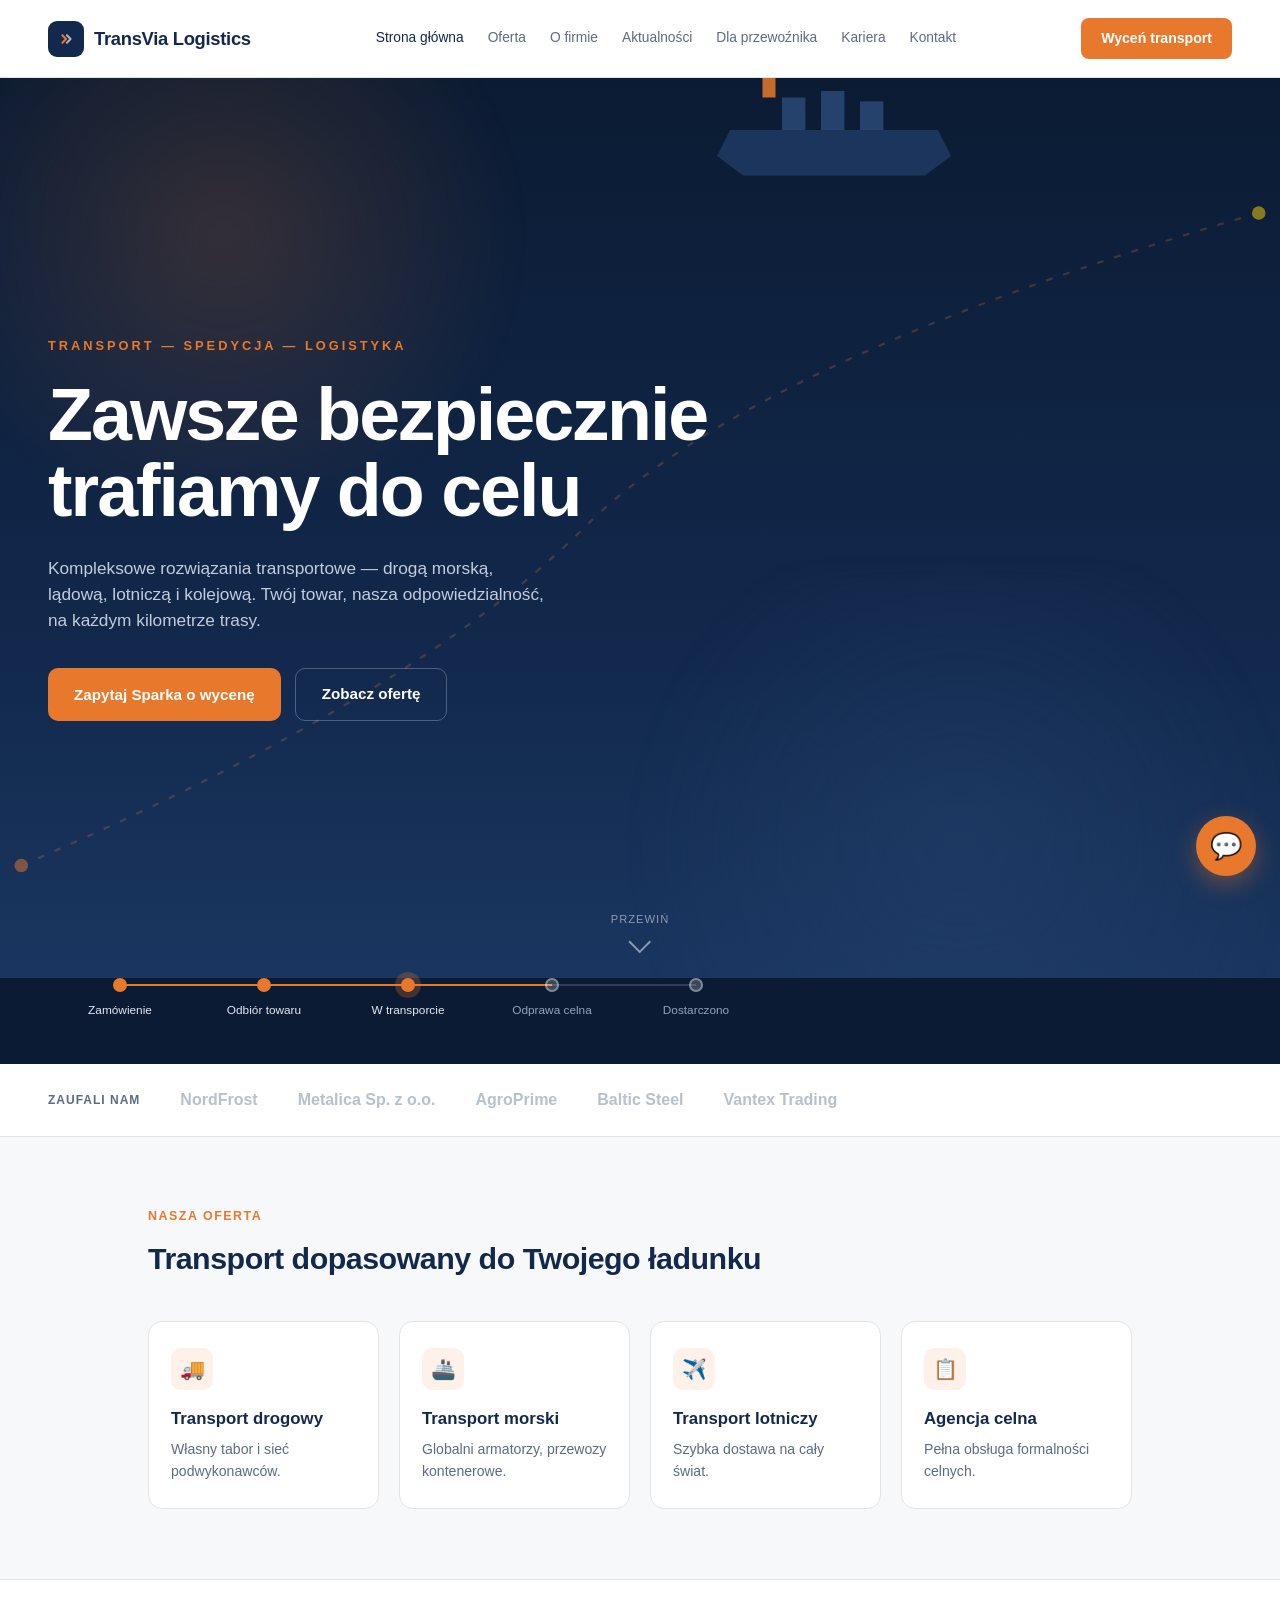
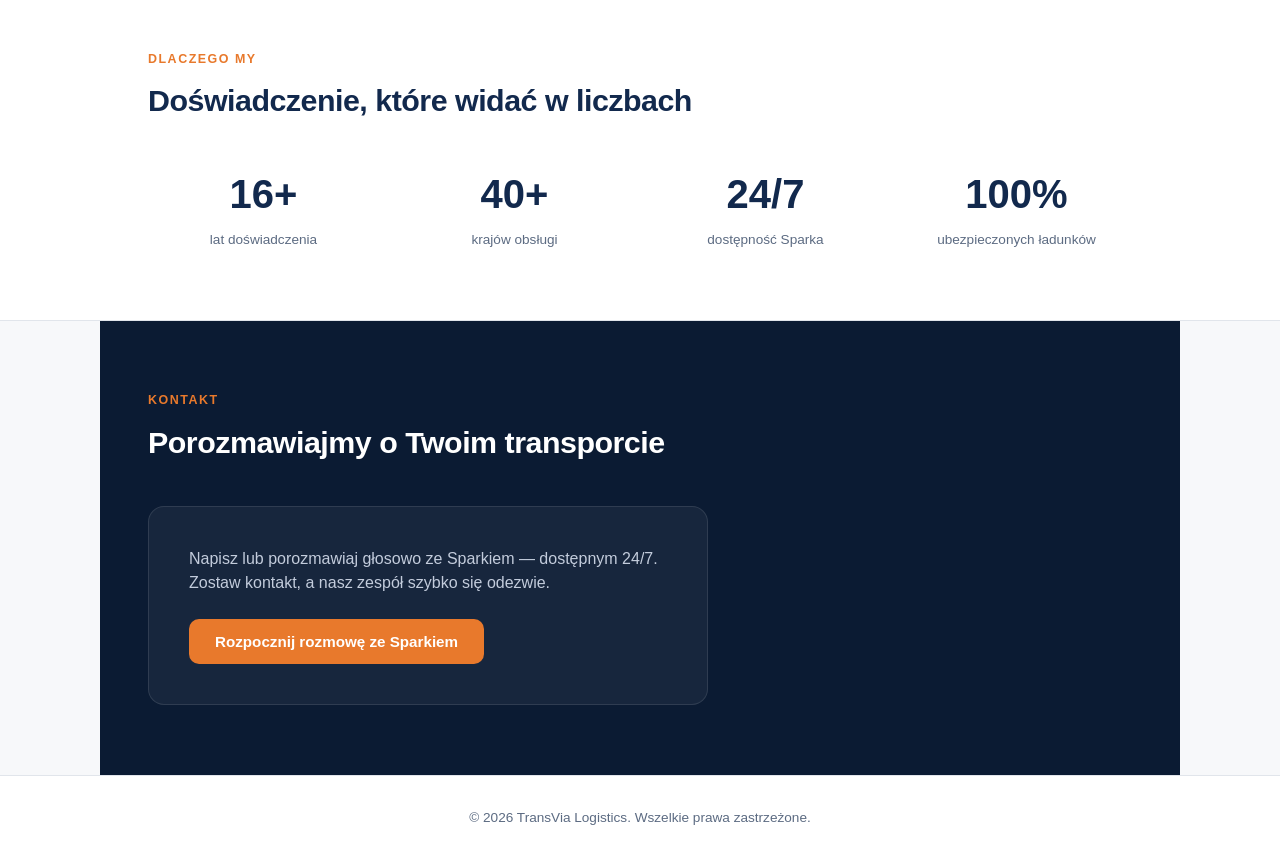
<file: index.html>
<!DOCTYPE html>
<html lang="pl">
<head>
<meta charset="UTF-8">
<meta name="viewport" content="width=device-width, initial-scale=1.0">
<title>TransVia Logistics — Transport i spedycja</title>
<link rel="icon" href="data:image/svg+xml,<svg xmlns=%22http://www.w3.org/2000/svg%22 viewBox=%220 0 24 24%22><rect width=%2224%22 height=%2224%22 rx=%226%22 fill=%22%2312294D%22/><path d=%22M8 8L12 12L8 16%22 stroke=%22%23E8792C%22 stroke-width=%222.2%22 stroke-linecap=%22round%22 stroke-linejoin=%22round%22 fill=%22none%22/><path d=%22M13 8L17 12L13 16%22 stroke=%22%23F2F2F2%22 stroke-width=%222.2%22 stroke-linecap=%22round%22 stroke-linejoin=%22round%22 fill=%22none%22 opacity=%220.7%22/></svg>">
<link rel="stylesheet" href="styles.css">
<style>
  .parallax-hero {
    position: relative; height: 100vh; min-height: 620px; overflow: hidden;
    background: linear-gradient(180deg, #0B1B33 0%, #12294D 65%, #1A3660 100%);
  }
  .px-layer { position: absolute; inset: 0; will-change: transform; }

  .glow-a { position: absolute; top: -10%; left: -10%; width: 55%; height: 55%; background: radial-gradient(circle, rgba(232,121,44,0.18), transparent 70%); filter: blur(10px); }
  .glow-b { position: absolute; bottom: -15%; right: -5%; width: 60%; height: 60%; background: radial-gradient(circle, rgba(42,74,120,0.35), transparent 70%); filter: blur(10px); }

  .px-route { position: absolute; top: 0; left: 0; width: 100%; height: 100%; opacity: 0.5; }

  .px-ship { position: absolute; bottom: 6%; left: 55%; width: 260px; opacity: 0.85; }
  .px-ship svg { width: 100%; height: auto; }

  .px-content {
    position: relative; z-index: 5; height: 100%;
    display: flex; flex-direction: column; justify-content: center;
    padding: 0 48px; max-width: 760px;
  }
  .px-eyebrow { font-size: 0.8rem; font-weight: 600; letter-spacing: 3px; color: var(--orange); text-transform: uppercase; margin-bottom: 22px;
    opacity: 0; transform: translateY(14px); transition: opacity 0.7s ease, transform 0.7s ease; }
  .px-title { font-size: clamp(2.4rem, 6vw, 4.6rem); font-weight: 700; line-height: 1.04; letter-spacing: -2px; color: white; margin-bottom: 26px;
    opacity: 0; transform: translateY(24px); transition: opacity 0.8s ease 0.1s, transform 0.8s ease 0.1s; }
  .px-desc { font-size: 1.08rem; color: #C3CCDC; max-width: 500px; margin-bottom: 34px;
    opacity: 0; transform: translateY(20px); transition: opacity 0.8s ease 0.25s, transform 0.8s ease 0.25s; }
  .px-buttons { display: flex; gap: 14px; flex-wrap: wrap;
    opacity: 0; transform: translateY(16px); transition: opacity 0.8s ease 0.4s, transform 0.8s ease 0.4s; }

  .px-hero.in .px-eyebrow, .px-hero.in .px-title, .px-hero.in .px-desc, .px-hero.in .px-buttons { opacity: 1; transform: translateY(0); }

  .scroll-cue {
    position: absolute; bottom: 28px; left: 50%; transform: translateX(-50%);
    z-index: 5; display: flex; flex-direction: column; align-items: center; gap: 6px;
    color: rgba(255,255,255,0.5); font-size: 0.7rem; letter-spacing: 1px;
  }
  .scroll-cue .chev { width: 16px; height: 16px; border-right: 2px solid rgba(255,255,255,0.5); border-bottom: 2px solid rgba(255,255,255,0.5); transform: rotate(45deg); animation: bounce-chev 1.6s infinite; }
  @keyframes bounce-chev { 0%, 100% { transform: rotate(45deg) translate(0,0); } 50% { transform: rotate(45deg) translate(4px,4px); } }

  .tracker-wrap { position: relative; z-index: 5; padding: 0 48px 44px; pointer-events: none; }
  .tracker { display: flex; align-items: center; max-width: 720px; }
  .tracker-step { flex: 1; display: flex; flex-direction: column; align-items: center; position: relative; }
  .tracker-step .dot { width: 14px; height: 14px; border-radius: 50%; background: rgba(255,255,255,0.2); border: 2px solid rgba(255,255,255,0.35); z-index: 2; }
  .tracker-step.done .dot, .tracker-step.active .dot { background: var(--orange); border-color: var(--orange); }
  .tracker-step.active .dot { box-shadow: 0 0 0 6px rgba(232,121,44,0.25); animation: tracker-pulse 1.8s infinite; }
  @keyframes tracker-pulse { 0%, 100% { box-shadow: 0 0 0 6px rgba(232,121,44,0.25); } 50% { box-shadow: 0 0 0 10px rgba(232,121,44,0.1); } }
  .tracker-line { position: absolute; top: 6px; left: 50%; width: 100%; height: 2px; background: rgba(255,255,255,0.15); z-index: 1; }
  .tracker-step:last-child .tracker-line { display: none; }
  .tracker-step.done .tracker-line, .tracker-step.active .tracker-line { background: var(--orange); }
  .tracker-label { font-size: 0.74rem; color: #94A3B8; margin-top: 10px; text-align: center; max-width: 90px; }
  .tracker-step.done .tracker-label, .tracker-step.active .tracker-label { color: #E4E9F2; }

  .trust-bar { background: white; border-bottom: 1px solid var(--line); padding: 24px 48px; display: flex; align-items: center; gap: 40px; overflow-x: auto; }
  .trust-bar .label { font-size: 0.75rem; color: var(--ink-muted); font-weight: 600; letter-spacing: 1px; white-space: nowrap; text-transform: uppercase; }
  .trust-bar .partner { font-weight: 700; font-size: 1rem; color: #B7C0CC; white-space: nowrap; }
  .why-us { background: white; border-top: 1px solid var(--line); border-bottom: 1px solid var(--line); }
  .why-us .stat { font-size: 2.5rem; font-weight: 700; color: var(--navy); text-align: center; }
  .why-us .stat-label { font-size: 0.85rem; color: var(--ink-muted); margin-top: 6px; text-align: center; }
  .contact { background: var(--navy-deep); color: white; }
  .contact .section-head h2 { color: white; }
  .contact-box { background: rgba(255,255,255,0.05); border: 1px solid rgba(255,255,255,0.1); border-radius: 16px; padding: 40px; max-width: 560px; }
  .contact-box p { color: #C3CCDC; margin-bottom: 24px; }

  @media (max-width: 900px) {
    .px-ship { width: 160px; left: 42%; }
    .tracker-label { display: none; }
  }
</style>
</head>
<body>

<nav>
  <a href="index.html" class="logo-mark">
    <div class="logo-badge"><svg viewBox="0 0 24 24" fill="none"><path d="M8 8L12 12L8 16" stroke="#E8792C" stroke-width="2.2" stroke-linecap="round" stroke-linejoin="round"/><path d="M13 8L17 12L13 16" stroke="#F2F2F2" stroke-width="2.2" stroke-linecap="round" stroke-linejoin="round" opacity="0.7"/></svg></div>
    TransVia Logistics
  </a>
  <div class="links">
    <a href="index.html" class="active">Strona główna</a>
    <a href="uslugi.html">Oferta</a>
    <a href="o-nas.html">O firmie</a>
    <a href="aktualnosci.html">Aktualności</a>
    <a href="dla-przewoznika.html">Dla przewoźnika</a>
    <a href="kariera.html">Kariera</a>
    <a href="kontakt.html">Kontakt</a>
  </div>
  <a href="kontakt.html" class="nav-cta">Wyceń transport</a>
  <button class="nav-burger" onclick="document.getElementById('mobileMenu').classList.toggle('open')"><span></span><span></span><span></span></button>
</nav>
<div class="mobile-menu" id="mobileMenu">
  <a href="index.html">Strona główna</a><a href="uslugi.html">Oferta</a><a href="o-nas.html">O firmie</a>
  <a href="aktualnosci.html">Aktualności</a><a href="dla-przewoznika.html">Dla przewoźnika</a>
  <a href="kariera.html">Kariera</a><a href="kontakt.html">Kontakt</a>
</div>

<section class="parallax-hero px-hero" id="pxHero">
  <div class="px-layer" data-speed="0.15"><div class="glow-a"></div></div>
  <div class="px-layer" data-speed="0.1"><div class="glow-b"></div></div>

  <div class="px-layer px-route" data-speed="0.3">
    <svg width="100%" height="100%" viewBox="0 0 1200 800" preserveAspectRatio="xMidYMid slice">
      <path d="M50,700 Q400,550 550,400 T1150,120" fill="none" stroke="#E8792C" stroke-width="2" stroke-dasharray="6 10" opacity="0.5"/>
      <circle cx="50" cy="700" r="6" fill="#E8792C"/>
      <circle cx="1150" cy="120" r="6" fill="#FFD600"/>
    </svg>
  </div>

  <div class="px-layer px-ship" data-speed="0.45">
    <svg viewBox="0 0 200 90" fill="none">
      <path d="M10 60 L20 40 L180 40 L190 60 L170 75 L30 75 Z" fill="#1E3A63"/>
      <rect x="60" y="15" width="18" height="25" fill="#2A4A78"/>
      <rect x="90" y="10" width="18" height="30" fill="#2A4A78"/>
      <rect x="120" y="18" width="18" height="22" fill="#2A4A78"/>
      <rect x="45" y="0" width="10" height="15" fill="#E8792C"/>
    </svg>
  </div>

  <div class="px-content">
    <div class="px-eyebrow">Transport — Spedycja — Logistyka</div>
    <h1 class="px-title">Zawsze bezpiecznie trafiamy do celu</h1>
    <p class="px-desc">Kompleksowe rozwiązania transportowe — drogą morską, lądową, lotniczą i kolejową. Twój towar, nasza odpowiedzialność, na każdym kilometrze trasy.</p>
    <div class="px-buttons">
      <button class="btn-primary" onclick="sparkOtworz()">Zapytaj Sparka o wycenę</button>
      <a href="uslugi.html" class="btn-secondary" style="color:white;border-color:rgba(255,255,255,0.25);">Zobacz ofertę</a>
    </div>
  </div>

  <div class="scroll-cue"><span>PRZEWIŃ</span><div class="chev"></div></div>
</section>

<div class="tracker-wrap" style="background:var(--navy-deep);">
  <div class="tracker">
    <div class="tracker-step done"><div class="dot"></div><div class="tracker-line"></div><div class="tracker-label">Zamówienie</div></div>
    <div class="tracker-step done"><div class="dot"></div><div class="tracker-line"></div><div class="tracker-label">Odbiór towaru</div></div>
    <div class="tracker-step active"><div class="dot"></div><div class="tracker-line"></div><div class="tracker-label">W transporcie</div></div>
    <div class="tracker-step"><div class="dot"></div><div class="tracker-line"></div><div class="tracker-label">Odprawa celna</div></div>
    <div class="tracker-step"><div class="dot"></div><div class="tracker-line"></div><div class="tracker-label">Dostarczono</div></div>
  </div>
</div>

<div class="trust-bar">
  <div class="label">Zaufali nam</div>
  <div class="partner">NordFrost</div><div class="partner">Metalica Sp. z o.o.</div>
  <div class="partner">AgroPrime</div><div class="partner">Baltic Steel</div><div class="partner">Vantex Trading</div>
</div>

<section class="section reveal">
  <div class="section-head"><div class="eyebrow">Nasza oferta</div><h2>Transport dopasowany do Twojego ładunku</h2></div>
  <div class="grid-4">
    <a href="uslugi.html#drogowy" class="card"><div class="icon-wrap">🚚</div><h3>Transport drogowy</h3><p>Własny tabor i sieć podwykonawców.</p></a>
    <a href="uslugi.html#morski" class="card"><div class="icon-wrap">🚢</div><h3>Transport morski</h3><p>Globalni armatorzy, przewozy kontenerowe.</p></a>
    <a href="uslugi.html#lotniczy" class="card"><div class="icon-wrap">✈️</div><h3>Transport lotniczy</h3><p>Szybka dostawa na cały świat.</p></a>
    <a href="uslugi.html#celna" class="card"><div class="icon-wrap">📋</div><h3>Agencja celna</h3><p>Pełna obsługa formalności celnych.</p></a>
  </div>
</section>

<section class="why-us reveal">
  <div class="section">
    <div class="section-head"><div class="eyebrow">Dlaczego my</div><h2>Doświadczenie, które widać w liczbach</h2></div>
    <div class="grid-4">
      <div><div class="stat">16+</div><div class="stat-label">lat doświadczenia</div></div>
      <div><div class="stat">40+</div><div class="stat-label">krajów obsługi</div></div>
      <div><div class="stat">24/7</div><div class="stat-label">dostępność Sparka</div></div>
      <div><div class="stat">100%</div><div class="stat-label">ubezpieczonych ładunków</div></div>
    </div>
  </div>
</section>

<section class="section contact reveal">
  <div class="section-head"><div class="eyebrow">Kontakt</div><h2>Porozmawiajmy o Twoim transporcie</h2></div>
  <div class="contact-box">
    <p>Napisz lub porozmawiaj głosowo ze Sparkiem — dostępnym 24/7. Zostaw kontakt, a nasz zespół szybko się odezwie.</p>
    <button class="btn-primary" onclick="sparkOtworz()">Rozpocznij rozmowę ze Sparkiem</button>
  </div>
</section>

<footer>© 2026 TransVia Logistics. Wszelkie prawa zastrzeżone.</footer>

<script>
window.addEventListener('load', () => {
  document.getElementById('pxHero').classList.add('in');
});

const pxLayers = document.querySelectorAll('.px-layer');
function updateParallax() {
  const scrolled = window.scrollY;
  pxLayers.forEach(layer => {
    const speed = parseFloat(layer.dataset.speed) || 0.2;
    layer.style.transform = 'translateY(' + (scrolled * speed) + 'px)';
  });
}
window.addEventListener('scroll', () => { requestAnimationFrame(updateParallax); }, { passive: true });
</script>
<script src="spark-widget.js"></script>

</body>
</html>
</file>
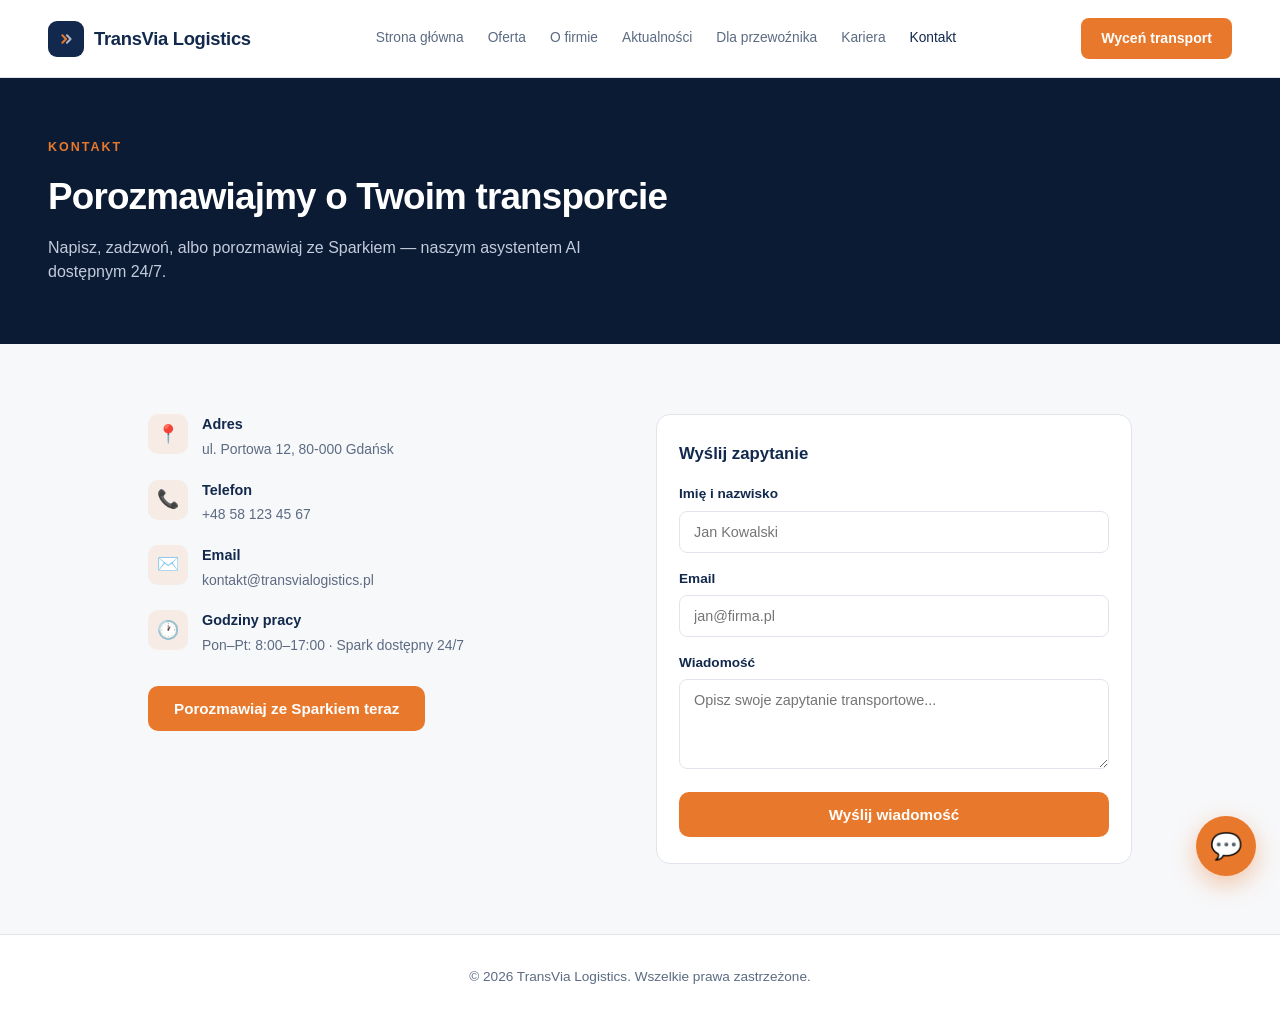
<file: aktualnosci.html>
<!DOCTYPE html>
<html lang="pl">
<head>
<meta charset="UTF-8">
<meta name="viewport" content="width=device-width, initial-scale=1.0">
<title>Kontakt — TransVia Logistics</title>
<link rel="icon" href="data:image/svg+xml,<svg xmlns=%22http://www.w3.org/2000/svg%22 viewBox=%220 0 24 24%22><rect width=%2224%22 height=%2224%22 rx=%226%22 fill=%22%2312294D%22/><path d=%22M8 8L12 12L8 16%22 stroke=%22%23E8792C%22 stroke-width=%222.2%22 stroke-linecap=%22round%22 stroke-linejoin=%22round%22 fill=%22none%22/><path d=%22M13 8L17 12L13 16%22 stroke=%22%23F2F2F2%22 stroke-width=%222.2%22 stroke-linecap=%22round%22 stroke-linejoin=%22round%22 fill=%22none%22 opacity=%220.7%22/></svg>">
<link rel="stylesheet" href="styles.css">
<style>
  .contact-grid { display: grid; grid-template-columns: 1fr 1fr; gap: 32px; }
  .info-item { display: flex; gap: 14px; margin-bottom: 20px; }
  .info-item .icon { width: 40px; height: 40px; border-radius: 10px; background: rgba(232,121,44,0.1); display: flex; align-items: center; justify-content: center; font-size: 18px; flex-shrink: 0; }
  .info-item h4 { font-size: 0.9rem; font-weight: 700; margin-bottom: 3px; }
  .info-item p { font-size: 0.87rem; color: var(--ink-muted); }
  @media (max-width: 900px) { .contact-grid { grid-template-columns: 1fr; } }
</style>
</head>
<body>

<nav>
  <a href="index.html" class="logo-mark">
    <div class="logo-badge"><svg viewBox="0 0 24 24" fill="none"><path d="M8 8L12 12L8 16" stroke="#E8792C" stroke-width="2.2" stroke-linecap="round" stroke-linejoin="round"/><path d="M13 8L17 12L13 16" stroke="#F2F2F2" stroke-width="2.2" stroke-linecap="round" stroke-linejoin="round" opacity="0.7"/></svg></div>
    TransVia Logistics
  </a>
  <div class="links">
    <a href="index.html">Strona główna</a><a href="uslugi.html">Oferta</a><a href="o-nas.html">O firmie</a>
    <a href="aktualnosci.html">Aktualności</a><a href="dla-przewoznika.html">Dla przewoźnika</a>
    <a href="kariera.html">Kariera</a><a href="kontakt.html" class="active">Kontakt</a>
  </div>
  <a href="kontakt.html" class="nav-cta">Wyceń transport</a>
  <button class="nav-burger" onclick="document.getElementById('mobileMenu').classList.toggle('open')"><span></span><span></span><span></span></button>
</nav>
<div class="mobile-menu" id="mobileMenu">
  <a href="index.html">Strona główna</a><a href="uslugi.html">Oferta</a><a href="o-nas.html">O firmie</a>
  <a href="aktualnosci.html">Aktualności</a><a href="dla-przewoznika.html">Dla przewoźnika</a>
  <a href="kariera.html">Kariera</a><a href="kontakt.html">Kontakt</a>
</div>

<section class="page-hero">
  <div class="eyebrow">Kontakt</div>
  <h1>Porozmawiajmy o Twoim transporcie</h1>
  <p>Napisz, zadzwoń, albo porozmawiaj ze Sparkiem — naszym asystentem AI dostępnym 24/7.</p>
</section>

<section class="section">
  <div class="contact-grid">
    <div>
      <div class="info-item"><div class="icon">📍</div><div><h4>Adres</h4><p>ul. Portowa 12, 80-000 Gdańsk</p></div></div>
      <div class="info-item"><div class="icon">📞</div><div><h4>Telefon</h4><p>+48 58 123 45 67</p></div></div>
      <div class="info-item"><div class="icon">✉️</div><div><h4>Email</h4><p>kontakt@transvialogistics.pl</p></div></div>
      <div class="info-item"><div class="icon">🕐</div><div><h4>Godziny pracy</h4><p>Pon–Pt: 8:00–17:00 · Spark dostępny 24/7</p></div></div>
      <button class="btn-primary" onclick="sparkOtworz()" style="margin-top:10px;">Porozmawiaj ze Sparkiem teraz</button>
    </div>
    <div class="card">
      <h3 style="margin-bottom:18px;">Wyślij zapytanie</h3>
      <div class="form-field"><label>Imię i nazwisko</label><input type="text" placeholder="Jan Kowalski"></div>
      <div class="form-field"><label>Email</label><input type="email" placeholder="jan@firma.pl"></div>
      <div class="form-field"><label>Wiadomość</label><textarea rows="4" placeholder="Opisz swoje zapytanie transportowe..."></textarea></div>
      <button class="btn-primary" style="width:100%;" onclick="alert('W prawdziwym wdrożeniu tutaj wysyłałoby to zapytanie do Sparka lub e-mailem.')">Wyślij wiadomość</button>
    </div>
  </div>
</section>

<footer>© 2026 TransVia Logistics. Wszelkie prawa zastrzeżone.</footer>
<script src="spark-widget.js"></script>
</body>
</html>
</file>
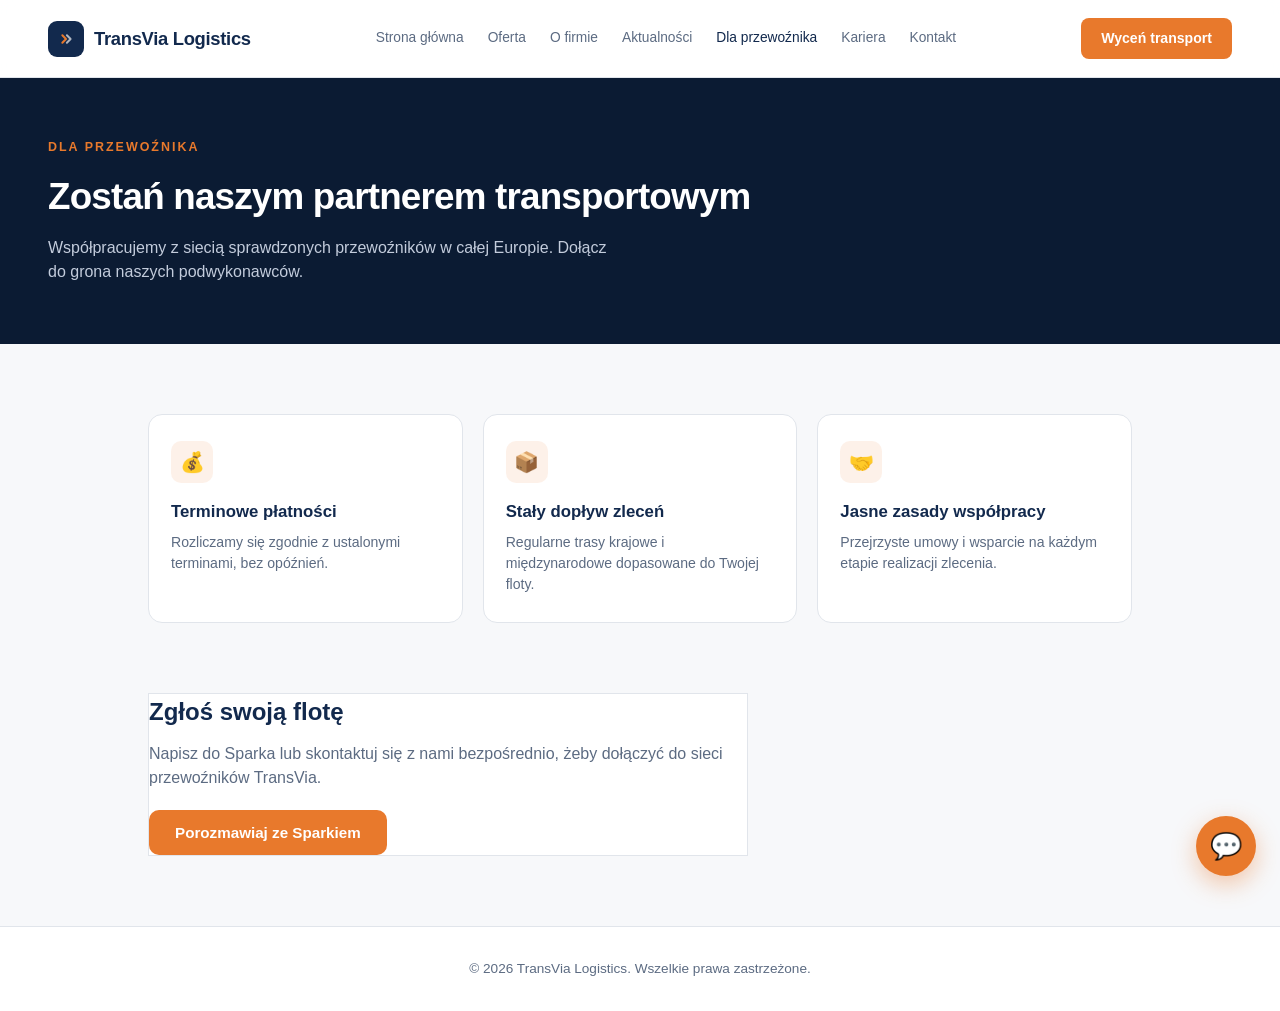
<file: dla-przewoznika.html>
<!DOCTYPE html>
<html lang="pl">
<head>
<meta charset="UTF-8">
<meta name="viewport" content="width=device-width, initial-scale=1.0">
<title>Dla przewoźnika — TransVia Logistics</title>
<link rel="icon" href="data:image/svg+xml,<svg xmlns=%22http://www.w3.org/2000/svg%22 viewBox=%220 0 24 24%22><rect width=%2224%22 height=%2224%22 rx=%226%22 fill=%22%2312294D%22/><path d=%22M8 8L12 12L8 16%22 stroke=%22%23E8792C%22 stroke-width=%222.2%22 stroke-linecap=%22round%22 stroke-linejoin=%22round%22 fill=%22none%22/><path d=%22M13 8L17 12L13 16%22 stroke=%22%23F2F2F2%22 stroke-width=%222.2%22 stroke-linecap=%22round%22 stroke-linejoin=%22round%22 fill=%22none%22 opacity=%220.7%22/></svg>">
<link rel="stylesheet" href="styles.css">
</head>
<body>

<nav>
  <a href="index.html" class="logo-mark">
    <div class="logo-badge"><svg viewBox="0 0 24 24" fill="none"><path d="M8 8L12 12L8 16" stroke="#E8792C" stroke-width="2.2" stroke-linecap="round" stroke-linejoin="round"/><path d="M13 8L17 12L13 16" stroke="#F2F2F2" stroke-width="2.2" stroke-linecap="round" stroke-linejoin="round" opacity="0.7"/></svg></div>
    TransVia Logistics
  </a>
  <div class="links">
    <a href="index.html">Strona główna</a><a href="uslugi.html">Oferta</a><a href="o-nas.html">O firmie</a>
    <a href="aktualnosci.html">Aktualności</a><a href="dla-przewoznika.html" class="active">Dla przewoźnika</a>
    <a href="kariera.html">Kariera</a><a href="kontakt.html">Kontakt</a>
  </div>
  <a href="kontakt.html" class="nav-cta">Wyceń transport</a>
  <button class="nav-burger" onclick="document.getElementById('mobileMenu').classList.toggle('open')"><span></span><span></span><span></span></button>
</nav>
<div class="mobile-menu" id="mobileMenu">
  <a href="index.html">Strona główna</a><a href="uslugi.html">Oferta</a><a href="o-nas.html">O firmie</a>
  <a href="aktualnosci.html">Aktualności</a><a href="dla-przewoznika.html">Dla przewoźnika</a>
  <a href="kariera.html">Kariera</a><a href="kontakt.html">Kontakt</a>
</div>

<section class="page-hero">
  <div class="eyebrow">Dla przewoźnika</div>
  <h1>Zostań naszym partnerem transportowym</h1>
  <p>Współpracujemy z siecią sprawdzonych przewoźników w całej Europie. Dołącz do grona naszych podwykonawców.</p>
</section>

<section class="section">
  <div class="grid-3">
    <div class="card"><div class="icon-wrap">💰</div><h3>Terminowe płatności</h3><p>Rozliczamy się zgodnie z ustalonymi terminami, bez opóźnień.</p></div>
    <div class="card"><div class="icon-wrap">📦</div><h3>Stały dopływ zleceń</h3><p>Regularne trasy krajowe i międzynarodowe dopasowane do Twojej floty.</p></div>
    <div class="card"><div class="icon-wrap">🤝</div><h3>Jasne zasady współpracy</h3><p>Przejrzyste umowy i wsparcie na każdym etapie realizacji zlecenia.</p></div>
  </div>
</section>

<section class="section" style="padding-top:0;">
  <div class="contact-box" style="background:white;border:1px solid var(--line);max-width:600px;">
    <h2 style="margin-bottom:12px;">Zgłoś swoją flotę</h2>
    <p style="color:var(--ink-muted);margin-bottom:20px;">Napisz do Sparka lub skontaktuj się z nami bezpośrednio, żeby dołączyć do sieci przewoźników TransVia.</p>
    <button class="btn-primary" onclick="sparkOtworz()">Porozmawiaj ze Sparkiem</button>
  </div>
</section>

<footer>© 2026 TransVia Logistics. Wszelkie prawa zastrzeżone.</footer>
<script src="spark-widget.js"></script>
</body>
</html>
</file>
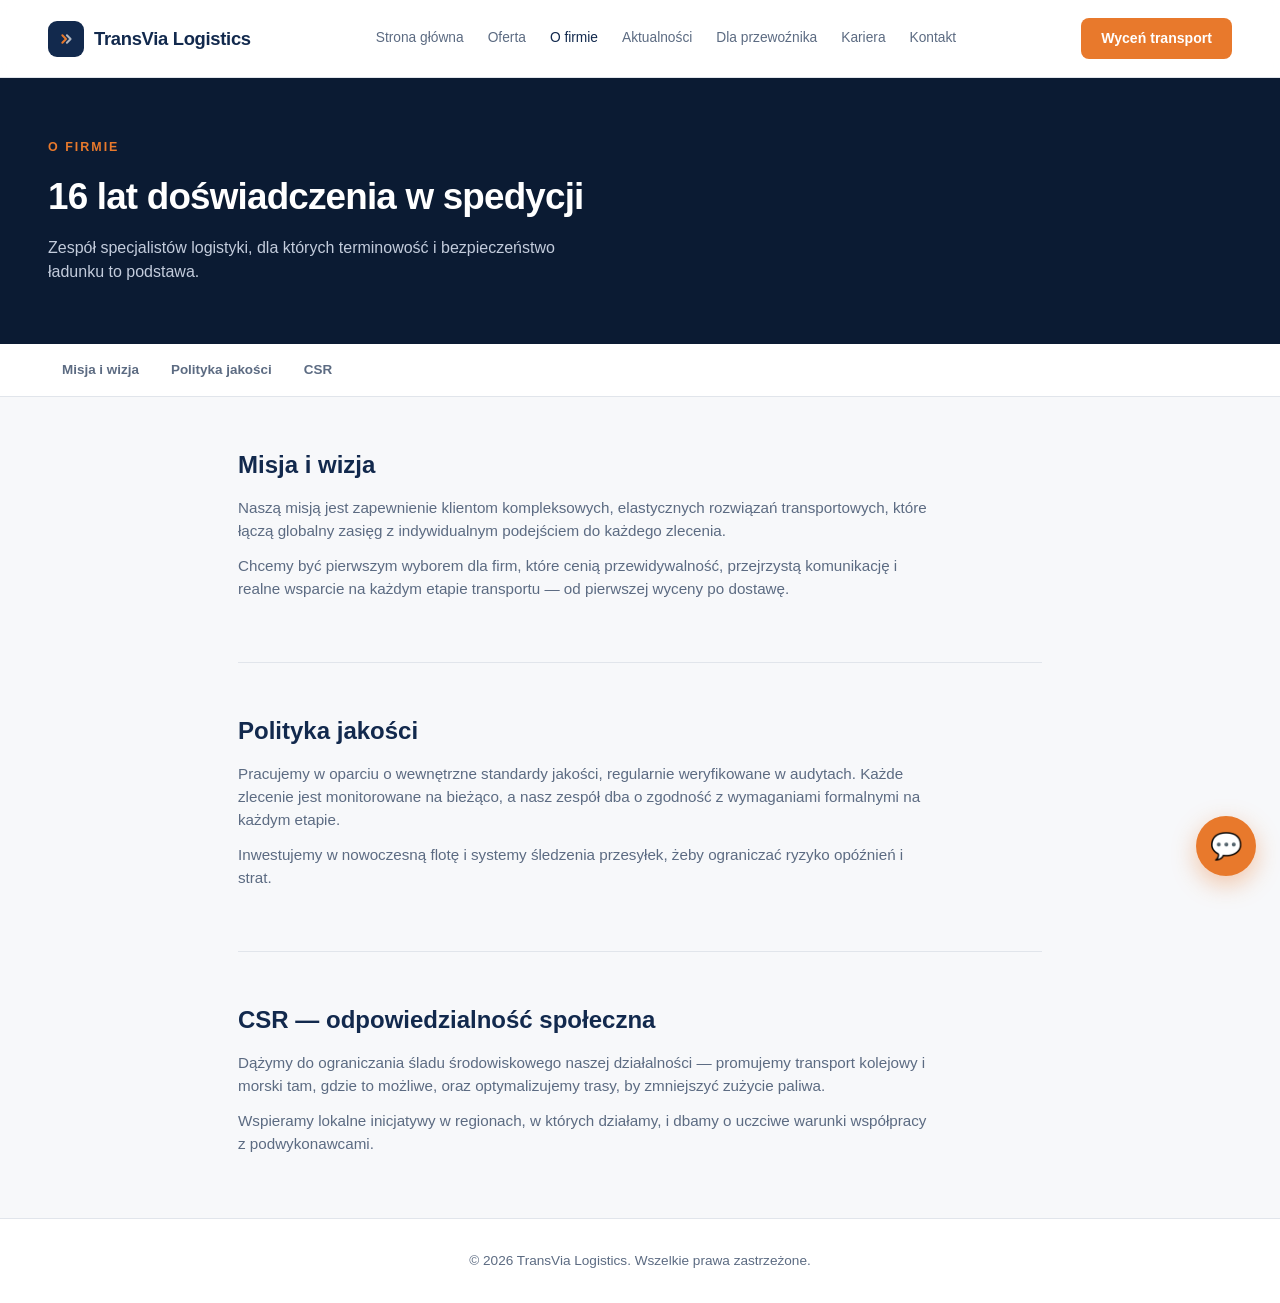
<file: o-nas.html>
<!DOCTYPE html>
<html lang="pl">
<head>
<meta charset="UTF-8">
<meta name="viewport" content="width=device-width, initial-scale=1.0">
<title>O firmie — TransVia Logistics</title>
<link rel="icon" href="data:image/svg+xml,<svg xmlns=%22http://www.w3.org/2000/svg%22 viewBox=%220 0 24 24%22><rect width=%2224%22 height=%2224%22 rx=%226%22 fill=%22%2312294D%22/><path d=%22M8 8L12 12L8 16%22 stroke=%22%23E8792C%22 stroke-width=%222.2%22 stroke-linecap=%22round%22 stroke-linejoin=%22round%22 fill=%22none%22/><path d=%22M13 8L17 12L13 16%22 stroke=%22%23F2F2F2%22 stroke-width=%222.2%22 stroke-linecap=%22round%22 stroke-linejoin=%22round%22 fill=%22none%22 opacity=%220.7%22/></svg>">
<link rel="stylesheet" href="styles.css">
<style>
  .anchor-nav { background: white; border-bottom: 1px solid var(--line); padding: 0 48px; display: flex; gap: 4px; overflow-x: auto; position: sticky; top: 65px; z-index: 40; }
  .anchor-nav a { padding: 16px 14px; font-size: 0.84rem; font-weight: 600; color: var(--ink-muted); white-space: nowrap; }
  .anchor-nav a:hover { color: var(--navy); }
  .block { scroll-margin-top: 130px; padding: 50px 0; border-bottom: 1px solid var(--line); }
  .block:last-child { border-bottom: none; }
  .block h2 { font-size: 1.5rem; font-weight: 700; margin-bottom: 14px; }
  .block p { color: var(--ink-muted); font-size: 0.95rem; margin-bottom: 12px; max-width: 700px; }
</style>
</head>
<body>

<nav>
  <a href="index.html" class="logo-mark">
    <div class="logo-badge"><svg viewBox="0 0 24 24" fill="none"><path d="M8 8L12 12L8 16" stroke="#E8792C" stroke-width="2.2" stroke-linecap="round" stroke-linejoin="round"/><path d="M13 8L17 12L13 16" stroke="#F2F2F2" stroke-width="2.2" stroke-linecap="round" stroke-linejoin="round" opacity="0.7"/></svg></div>
    TransVia Logistics
  </a>
  <div class="links">
    <a href="index.html">Strona główna</a><a href="uslugi.html">Oferta</a><a href="o-nas.html" class="active">O firmie</a>
    <a href="aktualnosci.html">Aktualności</a><a href="dla-przewoznika.html">Dla przewoźnika</a>
    <a href="kariera.html">Kariera</a><a href="kontakt.html">Kontakt</a>
  </div>
  <a href="kontakt.html" class="nav-cta">Wyceń transport</a>
  <button class="nav-burger" onclick="document.getElementById('mobileMenu').classList.toggle('open')"><span></span><span></span><span></span></button>
</nav>
<div class="mobile-menu" id="mobileMenu">
  <a href="index.html">Strona główna</a><a href="uslugi.html">Oferta</a><a href="o-nas.html">O firmie</a>
  <a href="aktualnosci.html">Aktualności</a><a href="dla-przewoznika.html">Dla przewoźnika</a>
  <a href="kariera.html">Kariera</a><a href="kontakt.html">Kontakt</a>
</div>

<section class="page-hero">
  <div class="eyebrow">O firmie</div>
  <h1>16 lat doświadczenia w spedycji</h1>
  <p>Zespół specjalistów logistyki, dla których terminowość i bezpieczeństwo ładunku to podstawa.</p>
</section>

<div class="anchor-nav">
  <a href="#misja">Misja i wizja</a><a href="#jakosc">Polityka jakości</a><a href="#csr">CSR</a>
</div>

<main style="max-width:900px;margin:0 auto;padding:0 48px;">
  <div class="block" id="misja">
    <h2>Misja i wizja</h2>
    <p>Naszą misją jest zapewnienie klientom kompleksowych, elastycznych rozwiązań transportowych, które łączą globalny zasięg z indywidualnym podejściem do każdego zlecenia.</p>
    <p>Chcemy być pierwszym wyborem dla firm, które cenią przewidywalność, przejrzystą komunikację i realne wsparcie na każdym etapie transportu — od pierwszej wyceny po dostawę.</p>
  </div>
  <div class="block" id="jakosc">
    <h2>Polityka jakości</h2>
    <p>Pracujemy w oparciu o wewnętrzne standardy jakości, regularnie weryfikowane w audytach. Każde zlecenie jest monitorowane na bieżąco, a nasz zespół dba o zgodność z wymaganiami formalnymi na każdym etapie.</p>
    <p>Inwestujemy w nowoczesną flotę i systemy śledzenia przesyłek, żeby ograniczać ryzyko opóźnień i strat.</p>
  </div>
  <div class="block" id="csr">
    <h2>CSR — odpowiedzialność społeczna</h2>
    <p>Dążymy do ograniczania śladu środowiskowego naszej działalności — promujemy transport kolejowy i morski tam, gdzie to możliwe, oraz optymalizujemy trasy, by zmniejszyć zużycie paliwa.</p>
    <p>Wspieramy lokalne inicjatywy w regionach, w których działamy, i dbamy o uczciwe warunki współpracy z podwykonawcami.</p>
  </div>
</main>

<footer>© 2026 TransVia Logistics. Wszelkie prawa zastrzeżone.</footer>
<script src="spark-widget.js"></script>
</body>
</html>
</file>
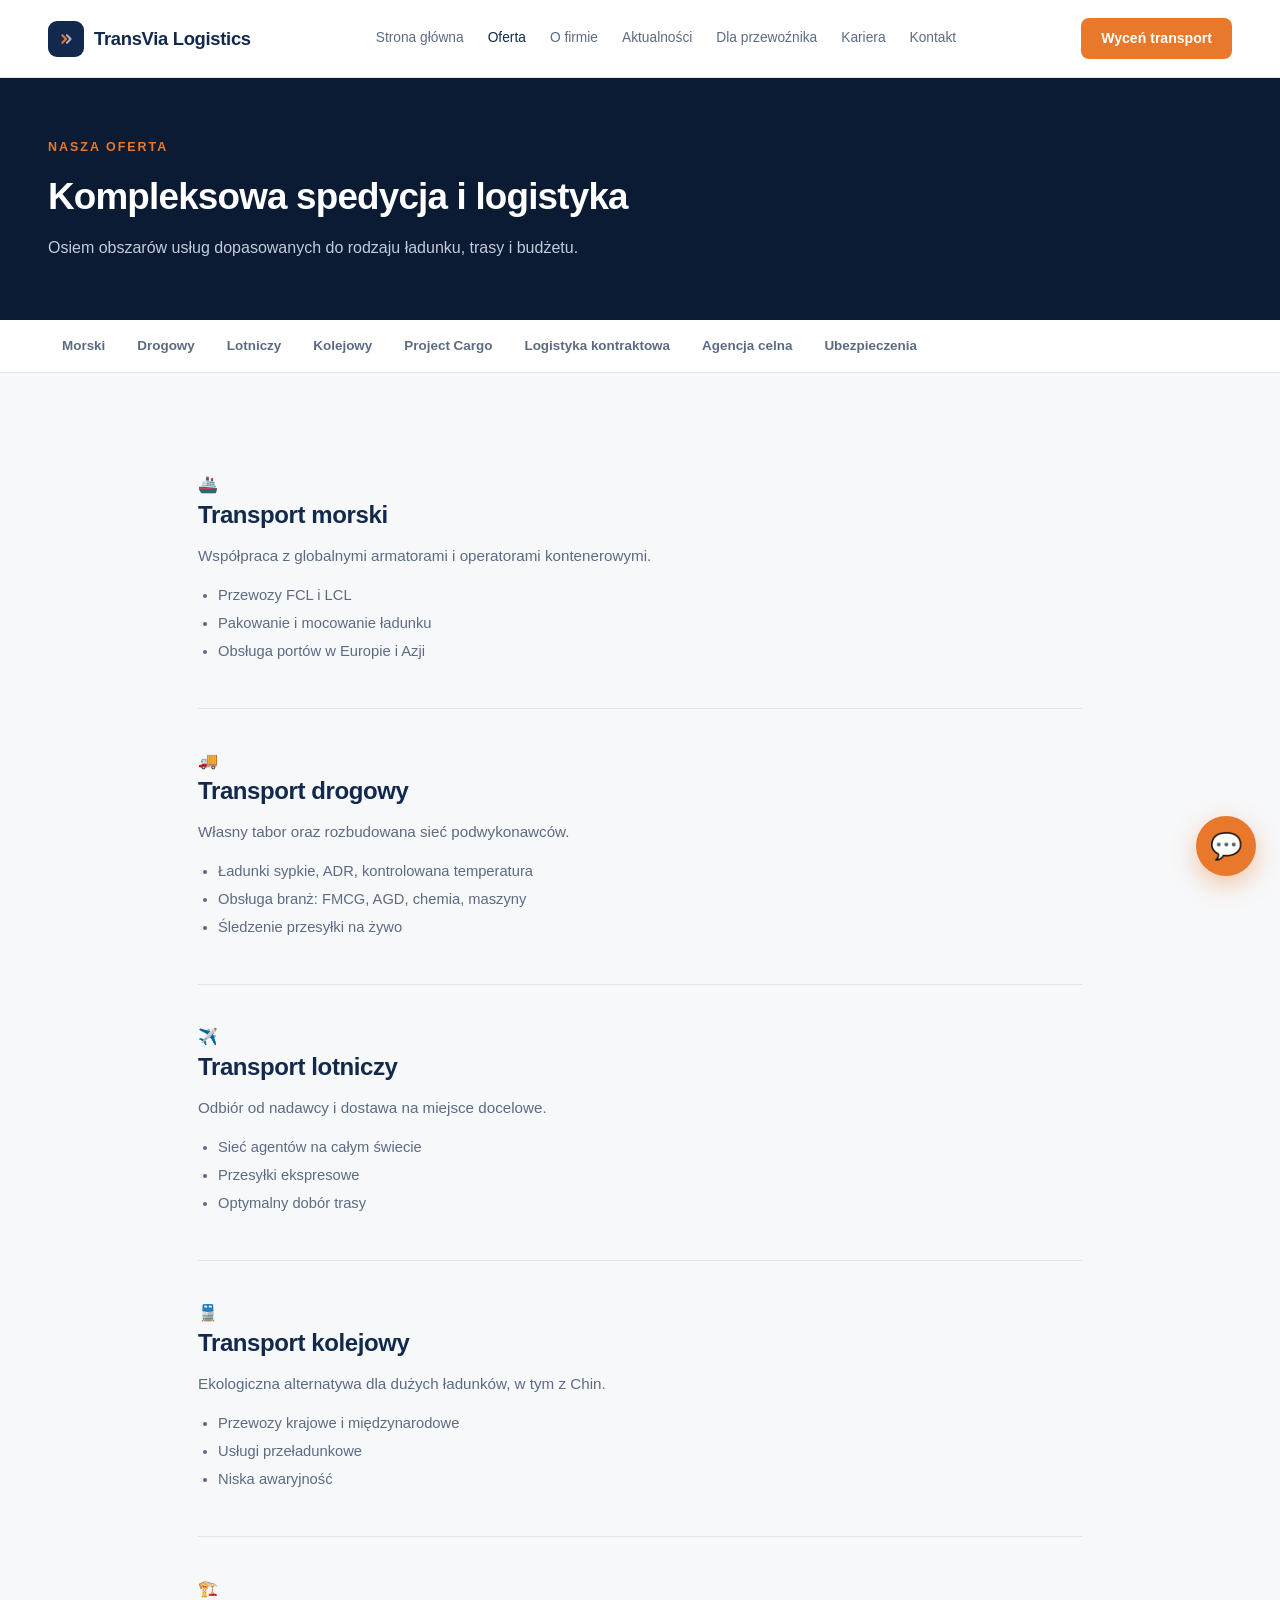
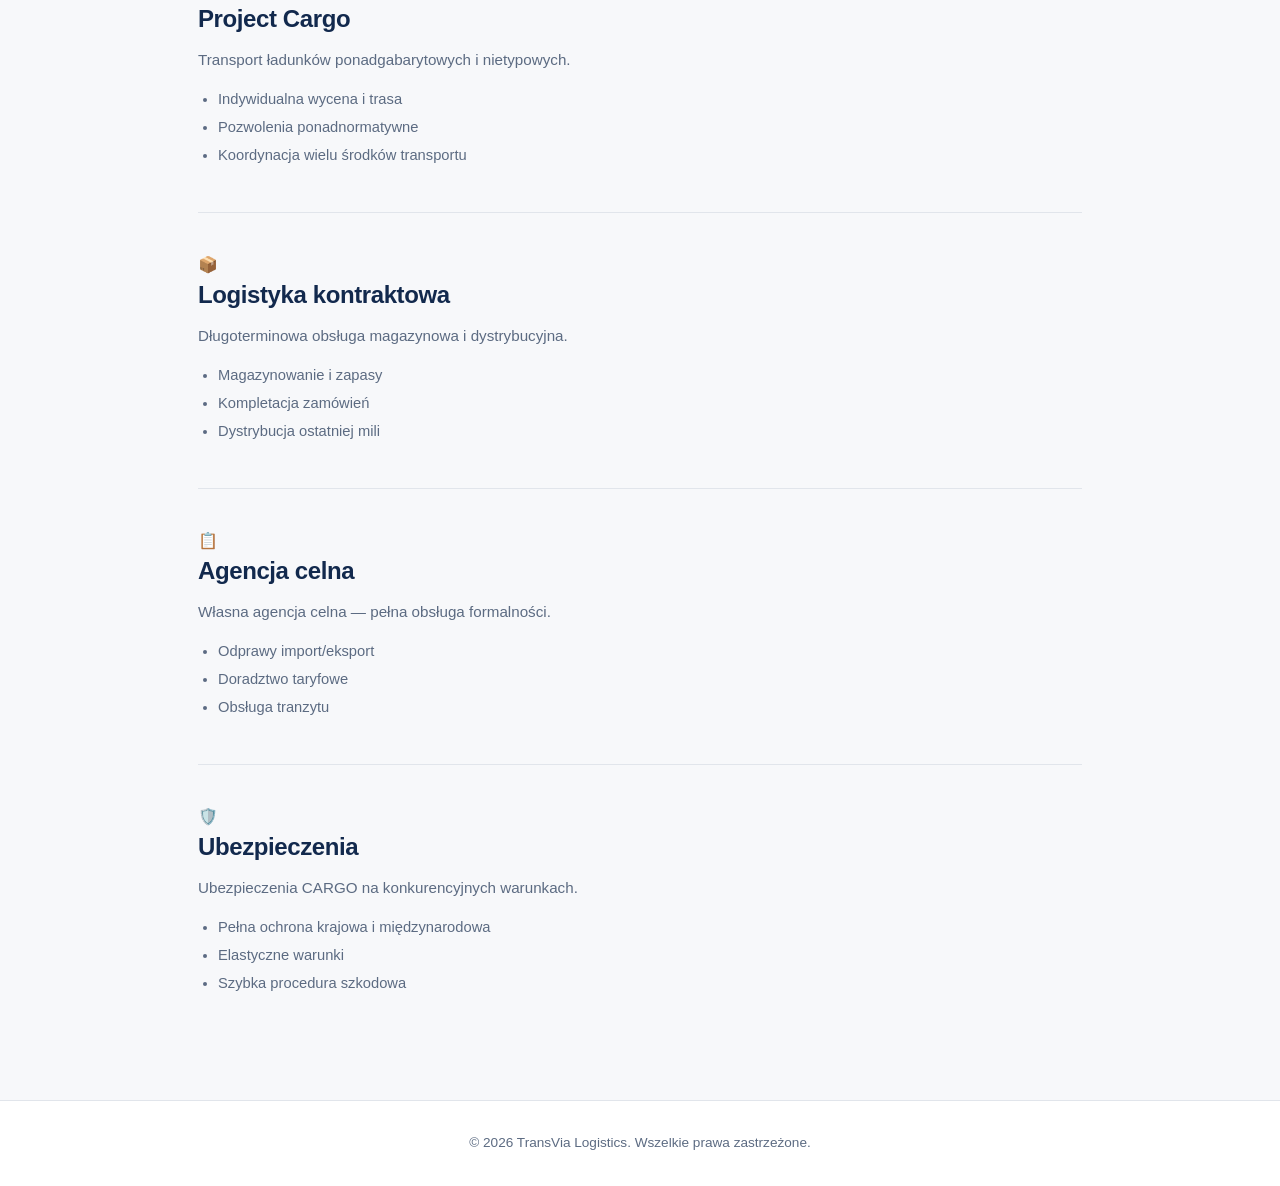
<file: uslugi.html>
<!DOCTYPE html>
<html lang="pl">
<head>
<meta charset="UTF-8">
<meta name="viewport" content="width=device-width, initial-scale=1.0">
<title>Oferta — TransVia Logistics</title>
<link rel="icon" href="data:image/svg+xml,<svg xmlns=%22http://www.w3.org/2000/svg%22 viewBox=%220 0 24 24%22><rect width=%2224%22 height=%2224%22 rx=%226%22 fill=%22%2312294D%22/><path d=%22M8 8L12 12L8 16%22 stroke=%22%23E8792C%22 stroke-width=%222.2%22 stroke-linecap=%22round%22 stroke-linejoin=%22round%22 fill=%22none%22/><path d=%22M13 8L17 12L13 16%22 stroke=%22%23F2F2F2%22 stroke-width=%222.2%22 stroke-linecap=%22round%22 stroke-linejoin=%22round%22 fill=%22none%22 opacity=%220.7%22/></svg>">
<link rel="stylesheet" href="styles.css">
<style>
  .offer-nav { background: white; border-bottom: 1px solid var(--line); padding: 0 48px; display: flex; gap: 4px; overflow-x: auto; position: sticky; top: 65px; z-index: 40; }
  .offer-nav a { padding: 16px 14px; font-size: 0.84rem; font-weight: 600; color: var(--ink-muted); white-space: nowrap; }
  .offer-nav a:hover { color: var(--navy); }
  main { max-width: 980px; margin: 0 auto; padding: 60px 48px; }
  .offer-block { padding: 40px 0; border-bottom: 1px solid var(--line); scroll-margin-top: 130px; }
  .offer-block:last-child { border-bottom: none; }
  .offer-block h2 { font-size: 1.5rem; font-weight: 700; letter-spacing: -0.4px; margin-bottom: 12px; }
  .offer-block p { color: var(--ink-muted); font-size: 0.95rem; max-width: 640px; margin-bottom: 16px; }
  .offer-block ul { padding-left: 20px; color: var(--ink-muted); font-size: 0.92rem; }
  .offer-block li { margin-bottom: 6px; }
</style>
</head>
<body>

<nav>
  <a href="index.html" class="logo-mark">
    <div class="logo-badge"><svg viewBox="0 0 24 24" fill="none"><path d="M8 8L12 12L8 16" stroke="#E8792C" stroke-width="2.2" stroke-linecap="round" stroke-linejoin="round"/><path d="M13 8L17 12L13 16" stroke="#F2F2F2" stroke-width="2.2" stroke-linecap="round" stroke-linejoin="round" opacity="0.7"/></svg></div>
    TransVia Logistics
  </a>
  <div class="links">
    <a href="index.html">Strona główna</a><a href="uslugi.html" class="active">Oferta</a><a href="o-nas.html">O firmie</a>
    <a href="aktualnosci.html">Aktualności</a><a href="dla-przewoznika.html">Dla przewoźnika</a>
    <a href="kariera.html">Kariera</a><a href="kontakt.html">Kontakt</a>
  </div>
  <a href="kontakt.html" class="nav-cta">Wyceń transport</a>
  <button class="nav-burger" onclick="document.getElementById('mobileMenu').classList.toggle('open')"><span></span><span></span><span></span></button>
</nav>
<div class="mobile-menu" id="mobileMenu">
  <a href="index.html">Strona główna</a><a href="uslugi.html">Oferta</a><a href="o-nas.html">O firmie</a>
  <a href="aktualnosci.html">Aktualności</a><a href="dla-przewoznika.html">Dla przewoźnika</a>
  <a href="kariera.html">Kariera</a><a href="kontakt.html">Kontakt</a>
</div>

<section class="page-hero">
  <div class="eyebrow">Nasza oferta</div>
  <h1>Kompleksowa spedycja i logistyka</h1>
  <p>Osiem obszarów usług dopasowanych do rodzaju ładunku, trasy i budżetu.</p>
</section>

<div class="offer-nav">
  <a href="#morski">Morski</a><a href="#drogowy">Drogowy</a><a href="#lotniczy">Lotniczy</a><a href="#kolejowy">Kolejowy</a>
  <a href="#project-cargo">Project Cargo</a><a href="#logistyka">Logistyka kontraktowa</a><a href="#celna">Agencja celna</a><a href="#ubezpieczenia">Ubezpieczenia</a>
</div>

<main>
  <div class="offer-block" id="morski">
    <div class="icon-wrap">🚢</div><h2>Transport morski</h2>
    <p>Współpraca z globalnymi armatorami i operatorami kontenerowymi.</p>
    <ul><li>Przewozy FCL i LCL</li><li>Pakowanie i mocowanie ładunku</li><li>Obsługa portów w Europie i Azji</li></ul>
  </div>
  <div class="offer-block" id="drogowy">
    <div class="icon-wrap">🚚</div><h2>Transport drogowy</h2>
    <p>Własny tabor oraz rozbudowana sieć podwykonawców.</p>
    <ul><li>Ładunki sypkie, ADR, kontrolowana temperatura</li><li>Obsługa branż: FMCG, AGD, chemia, maszyny</li><li>Śledzenie przesyłki na żywo</li></ul>
  </div>
  <div class="offer-block" id="lotniczy">
    <div class="icon-wrap">✈️</div><h2>Transport lotniczy</h2>
    <p>Odbiór od nadawcy i dostawa na miejsce docelowe.</p>
    <ul><li>Sieć agentów na całym świecie</li><li>Przesyłki ekspresowe</li><li>Optymalny dobór trasy</li></ul>
  </div>
  <div class="offer-block" id="kolejowy">
    <div class="icon-wrap">🚆</div><h2>Transport kolejowy</h2>
    <p>Ekologiczna alternatywa dla dużych ładunków, w tym z Chin.</p>
    <ul><li>Przewozy krajowe i międzynarodowe</li><li>Usługi przeładunkowe</li><li>Niska awaryjność</li></ul>
  </div>
  <div class="offer-block" id="project-cargo">
    <div class="icon-wrap">🏗️</div><h2>Project Cargo</h2>
    <p>Transport ładunków ponadgabarytowych i nietypowych.</p>
    <ul><li>Indywidualna wycena i trasa</li><li>Pozwolenia ponadnormatywne</li><li>Koordynacja wielu środków transportu</li></ul>
  </div>
  <div class="offer-block" id="logistyka">
    <div class="icon-wrap">📦</div><h2>Logistyka kontraktowa</h2>
    <p>Długoterminowa obsługa magazynowa i dystrybucyjna.</p>
    <ul><li>Magazynowanie i zapasy</li><li>Kompletacja zamówień</li><li>Dystrybucja ostatniej mili</li></ul>
  </div>
  <div class="offer-block" id="celna">
    <div class="icon-wrap">📋</div><h2>Agencja celna</h2>
    <p>Własna agencja celna — pełna obsługa formalności.</p>
    <ul><li>Odprawy import/eksport</li><li>Doradztwo taryfowe</li><li>Obsługa tranzytu</li></ul>
  </div>
  <div class="offer-block" id="ubezpieczenia">
    <div class="icon-wrap">🛡️</div><h2>Ubezpieczenia</h2>
    <p>Ubezpieczenia CARGO na konkurencyjnych warunkach.</p>
    <ul><li>Pełna ochrona krajowa i międzynarodowa</li><li>Elastyczne warunki</li><li>Szybka procedura szkodowa</li></ul>
  </div>
</main>

<footer>© 2026 TransVia Logistics. Wszelkie prawa zastrzeżone.</footer>
<script src="spark-widget.js"></script>
</body>
</html>
</file>
<file: styles.css>
* { box-sizing: border-box; margin: 0; padding: 0; }
:root {
  --navy: #12294D; --navy-deep: #0B1B33; --orange: #E8792C;
  --bg: #F7F8FA; --ink: #12294D; --ink-muted: #5C6B82; --line: #E1E5EB;
}
body { font-family: 'Inter', -apple-system, "Segoe UI", Roboto, sans-serif; background: var(--bg); color: var(--ink); line-height: 1.5; }
a { text-decoration: none; color: inherit; }
.reveal { opacity: 0; transform: translateY(18px); transition: opacity 0.6s ease, transform 0.6s ease; }
.reveal.in { opacity: 1; transform: translateY(0); }

nav { display: flex; align-items: center; justify-content: space-between; padding: 18px 48px; background: rgba(255,255,255,0.9); backdrop-filter: blur(8px); border-bottom: 1px solid var(--line); position: sticky; top: 0; z-index: 50; }
.logo-mark { display: flex; align-items: center; gap: 10px; font-weight: 700; font-size: 1.15rem; letter-spacing: -0.3px; }
.logo-badge { width: 36px; height: 36px; border-radius: 9px; background: var(--navy); display: flex; align-items: center; justify-content: center; }
.logo-badge svg { width: 22px; height: 22px; }
nav .links { display: flex; gap: 24px; font-size: 0.86rem; font-weight: 500; color: var(--ink-muted); }
nav .links a:hover, nav .links a.active { color: var(--navy); }
.nav-cta { background: var(--orange); color: white; padding: 10px 20px; border-radius: 8px; font-weight: 600; font-size: 0.88rem; }
.nav-burger { display: none; flex-direction: column; gap: 4px; background: none; border: none; cursor: pointer; }
.nav-burger span { width: 22px; height: 2px; background: var(--navy); }
.mobile-menu { display: none; flex-direction: column; gap: 4px; padding: 16px 48px; background: white; border-bottom: 1px solid var(--line); }
.mobile-menu.open { display: flex; }
.mobile-menu a { padding: 10px 0; font-weight: 500; color: var(--ink); border-bottom: 1px solid var(--line); }

.page-hero { background: var(--navy-deep); color: white; padding: 60px 48px; }
.page-hero .eyebrow { font-size: 0.78rem; font-weight: 600; letter-spacing: 2px; color: var(--orange); text-transform: uppercase; margin-bottom: 12px; }
.page-hero h1 { font-size: 2.3rem; font-weight: 700; letter-spacing: -0.8px; margin-bottom: 12px; }
.page-hero p { color: #C3CCDC; max-width: 560px; }

.section { padding: 70px 48px; max-width: 1080px; margin: 0 auto; }
.section-head { margin-bottom: 40px; }
.section-head .eyebrow { font-size: 0.78rem; font-weight: 600; letter-spacing: 1.5px; color: var(--orange); text-transform: uppercase; margin-bottom: 10px; }
.section-head h2 { font-size: 1.9rem; font-weight: 700; letter-spacing: -0.5px; }

.card { background: white; border: 1px solid var(--line); border-radius: 14px; padding: 26px 22px; transition: border-color 0.2s ease, transform 0.2s ease; }
.card:hover { border-color: var(--orange); transform: translateY(-3px); }
.card .icon-wrap { width: 42px; height: 42px; border-radius: 10px; background: rgba(232,121,44,0.1); display: flex; align-items: center; justify-content: center; margin-bottom: 16px; font-size: 20px; }
.card h3 { font-size: 1.05rem; font-weight: 600; margin-bottom: 8px; }
.card p { font-size: 0.88rem; color: var(--ink-muted); }

.grid-2 { display: grid; grid-template-columns: repeat(2, 1fr); gap: 20px; }
.grid-3 { display: grid; grid-template-columns: repeat(3, 1fr); gap: 20px; }
.grid-4 { display: grid; grid-template-columns: repeat(4, 1fr); gap: 20px; }

.btn-primary { background: var(--orange); color: white; padding: 14px 26px; border-radius: 10px; font-weight: 600; font-size: 0.95rem; border: none; cursor: pointer; transition: transform 0.15s ease, box-shadow 0.15s ease; display: inline-block; }
.btn-primary:hover { transform: translateY(-2px); box-shadow: 0 10px 24px rgba(232,121,44,0.35); }
.btn-secondary { background: transparent; color: var(--navy); padding: 14px 26px; border-radius: 10px; font-weight: 600; font-size: 0.95rem; border: 1.5px solid var(--line); cursor: pointer; display: inline-block; }

.form-field { margin-bottom: 16px; }
.form-field label { display: block; font-size: 0.85rem; font-weight: 600; margin-bottom: 6px; color: var(--ink); }
.form-field input, .form-field textarea { width: 100%; padding: 12px 14px; border: 1px solid var(--line); border-radius: 8px; font-size: 0.9rem; font-family: inherit; }

footer { padding: 32px 48px; text-align: center; font-size: 0.85rem; color: var(--ink-muted); background: white; border-top: 1px solid var(--line); }

@media (max-width: 900px) {
  .grid-2, .grid-3, .grid-4 { grid-template-columns: repeat(2, 1fr); }
  nav .links { display: none; }
  .nav-burger { display: flex; }
  .page-hero h1 { font-size: 1.8rem; }
}

#sparkBubble { position: fixed; bottom: 24px; right: 24px; width: 60px; height: 60px; border-radius: 50%; background: var(--orange); border: none; cursor: pointer; box-shadow: 0 8px 24px rgba(232,121,44,0.4); z-index: 200; display: flex; align-items: center; justify-content: center; font-size: 26px; }
#sparkPanel { position: fixed; bottom: 96px; right: 24px; width: 360px; max-width: calc(100vw - 32px); height: 520px; max-height: calc(100vh - 140px); background: white; border-radius: 16px; box-shadow: 0 20px 60px rgba(0,0,0,0.25); display: none; flex-direction: column; overflow: hidden; z-index: 200; }
#sparkPanel.open { display: flex; }
.spark-panel-header { background: var(--navy); color: white; padding: 16px 18px; display: flex; align-items: center; justify-content: space-between; }
.spark-panel-header .h-title { font-weight: 600; font-size: 0.95rem; }
.spark-panel-header .h-sub { font-size: 0.75rem; color: #A9B7CC; }
.spark-close { background: none; border: none; color: white; font-size: 20px; cursor: pointer; opacity: 0.7; }
.spark-mode-toggle { display: flex; border-bottom: 1px solid var(--line); }
.spark-mode-btn { flex: 1; padding: 10px; text-align: center; font-size: 0.82rem; font-weight: 600; background: none; border: none; cursor: pointer; color: var(--ink-muted); border-bottom: 2px solid transparent; }
.spark-mode-btn.active { color: var(--navy); border-bottom-color: var(--orange); }
.spark-body { flex: 1; display: flex; flex-direction: column; overflow: hidden; }
.spark-chat-log { flex: 1; overflow-y: auto; padding: 16px; display: flex; flex-direction: column; gap: 10px; }
.spark-bubble { padding: 10px 14px; border-radius: 12px; font-size: 0.88rem; max-width: 85%; line-height: 1.4; }
.spark-bubble.user { background: var(--orange); color: white; align-self: flex-end; }
.spark-bubble.bot { background: #F1F3F6; color: var(--ink); align-self: flex-start; }
.spark-input-row { display: flex; gap: 8px; padding: 12px; border-top: 1px solid var(--line); }
.spark-input-row input { flex: 1; border: 1px solid var(--line); border-radius: 8px; padding: 10px 12px; font-size: 0.88rem; }
.spark-input-row button { background: var(--navy); color: white; border: none; border-radius: 8px; padding: 0 16px; cursor: pointer; }
.spark-voice-view { flex: 1; display: none; flex-direction: column; align-items: center; justify-content: center; gap: 14px; padding: 20px; }
.spark-voice-view.active { display: flex; }
.spark-mic-btn { width: 74px; height: 74px; border-radius: 50%; background: var(--navy); border: none; cursor: pointer; font-size: 28px; color: white; display: flex; align-items: center; justify-content: center; }
.spark-mic-btn.listening { background: var(--orange); }
.spark-voice-status { font-size: 0.82rem; color: var(--ink-muted); text-align: center; }
</file>
